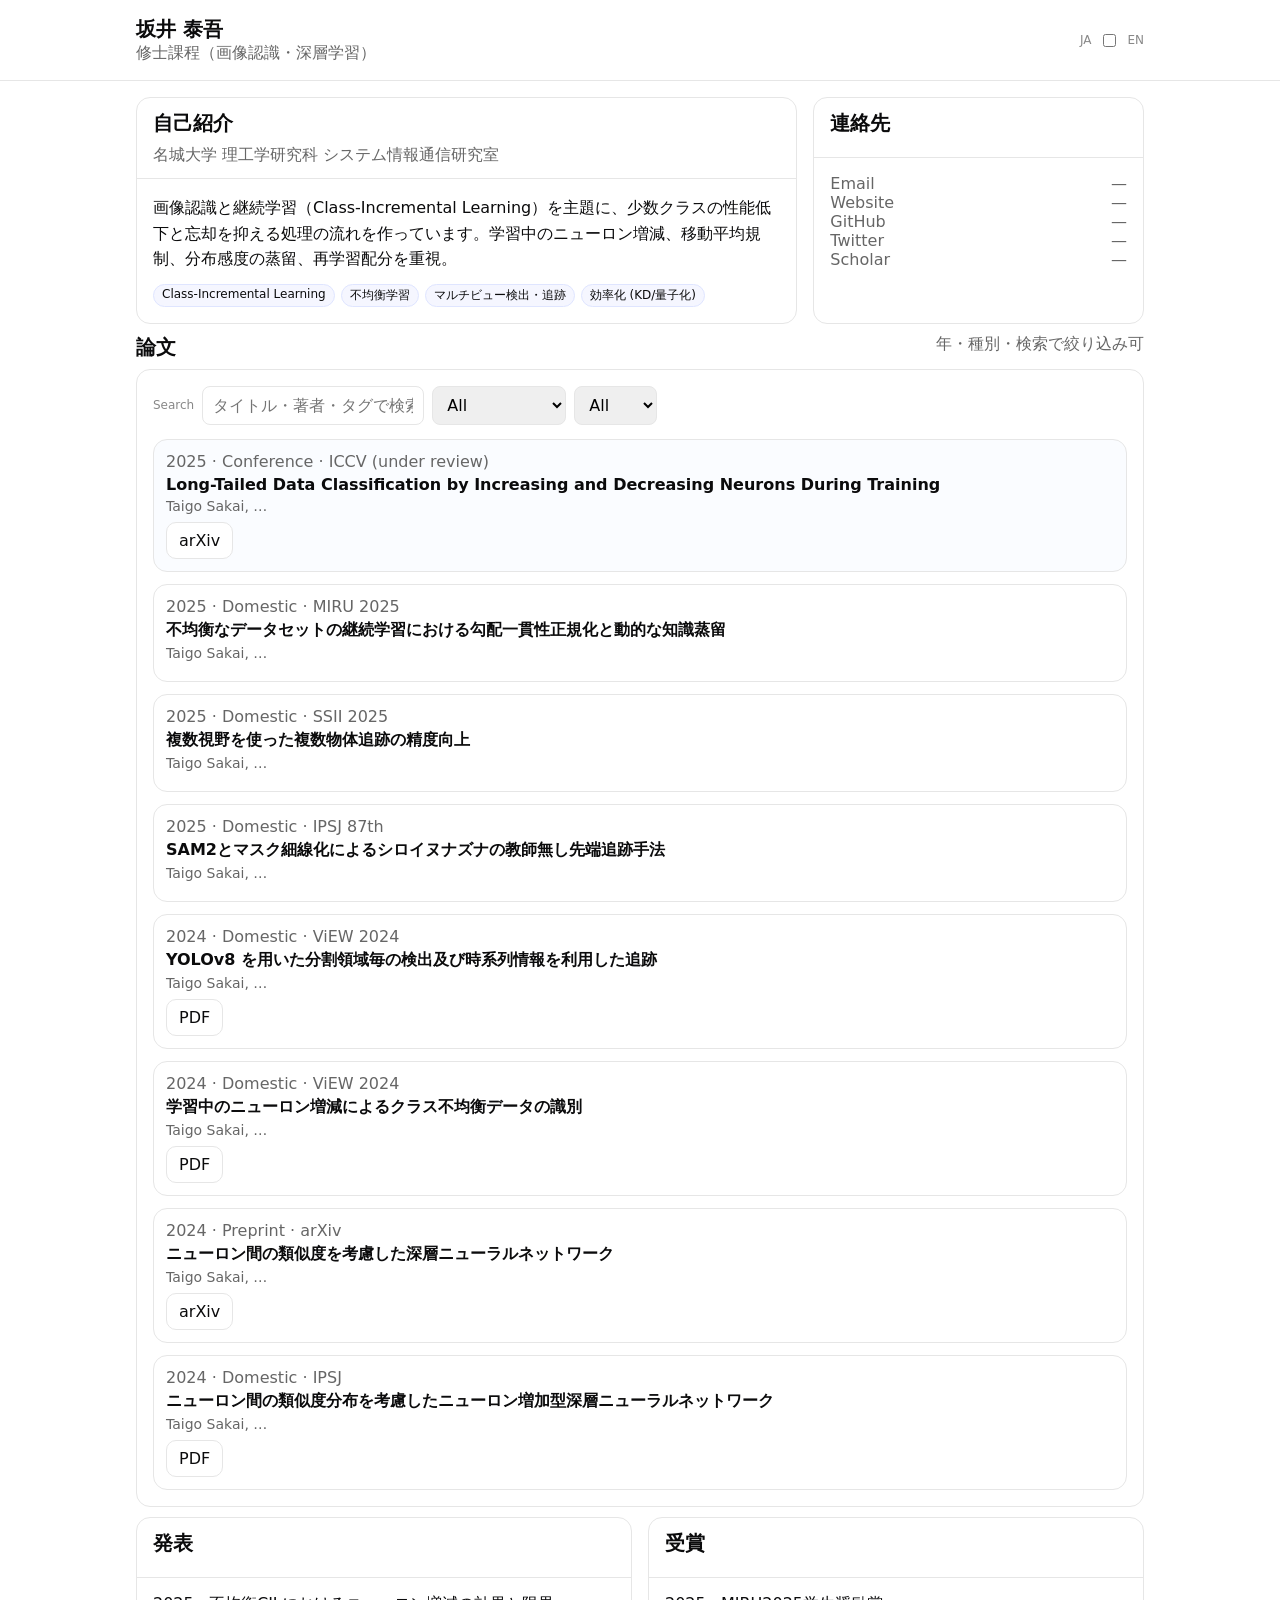
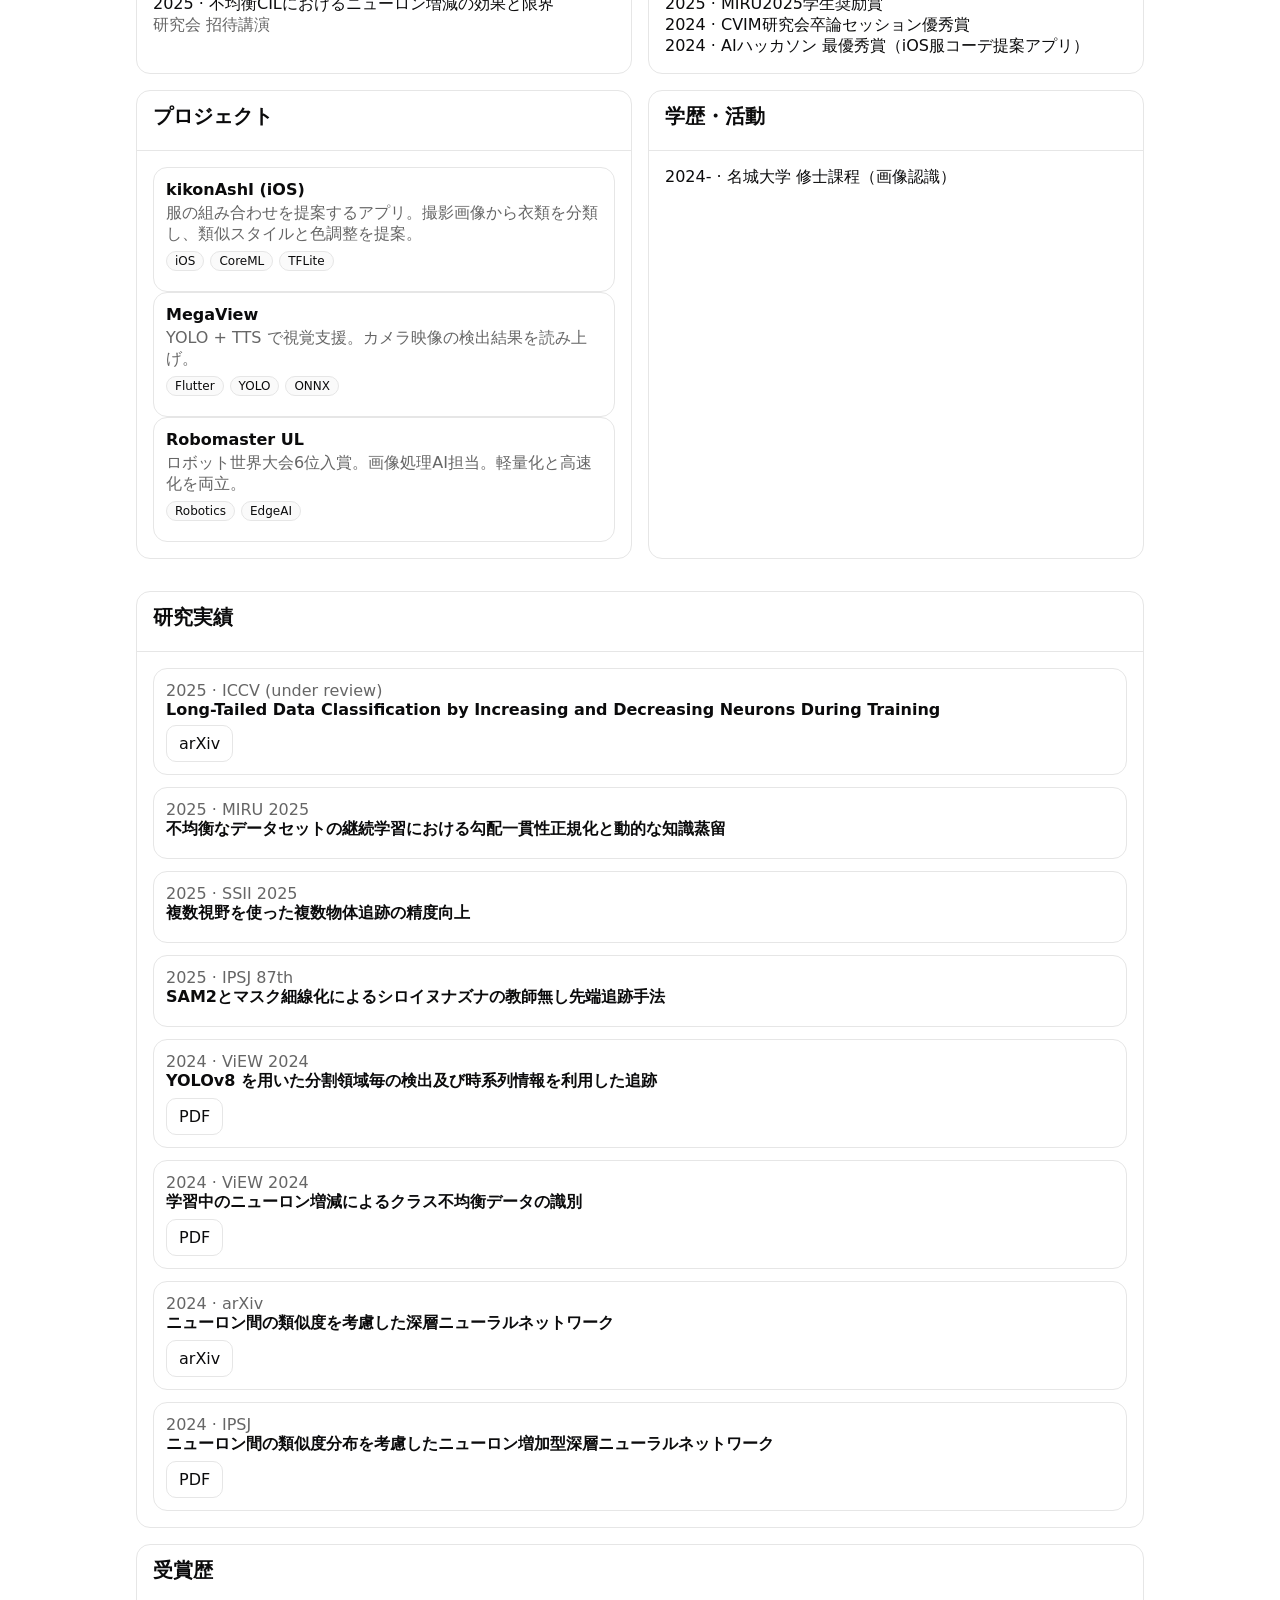
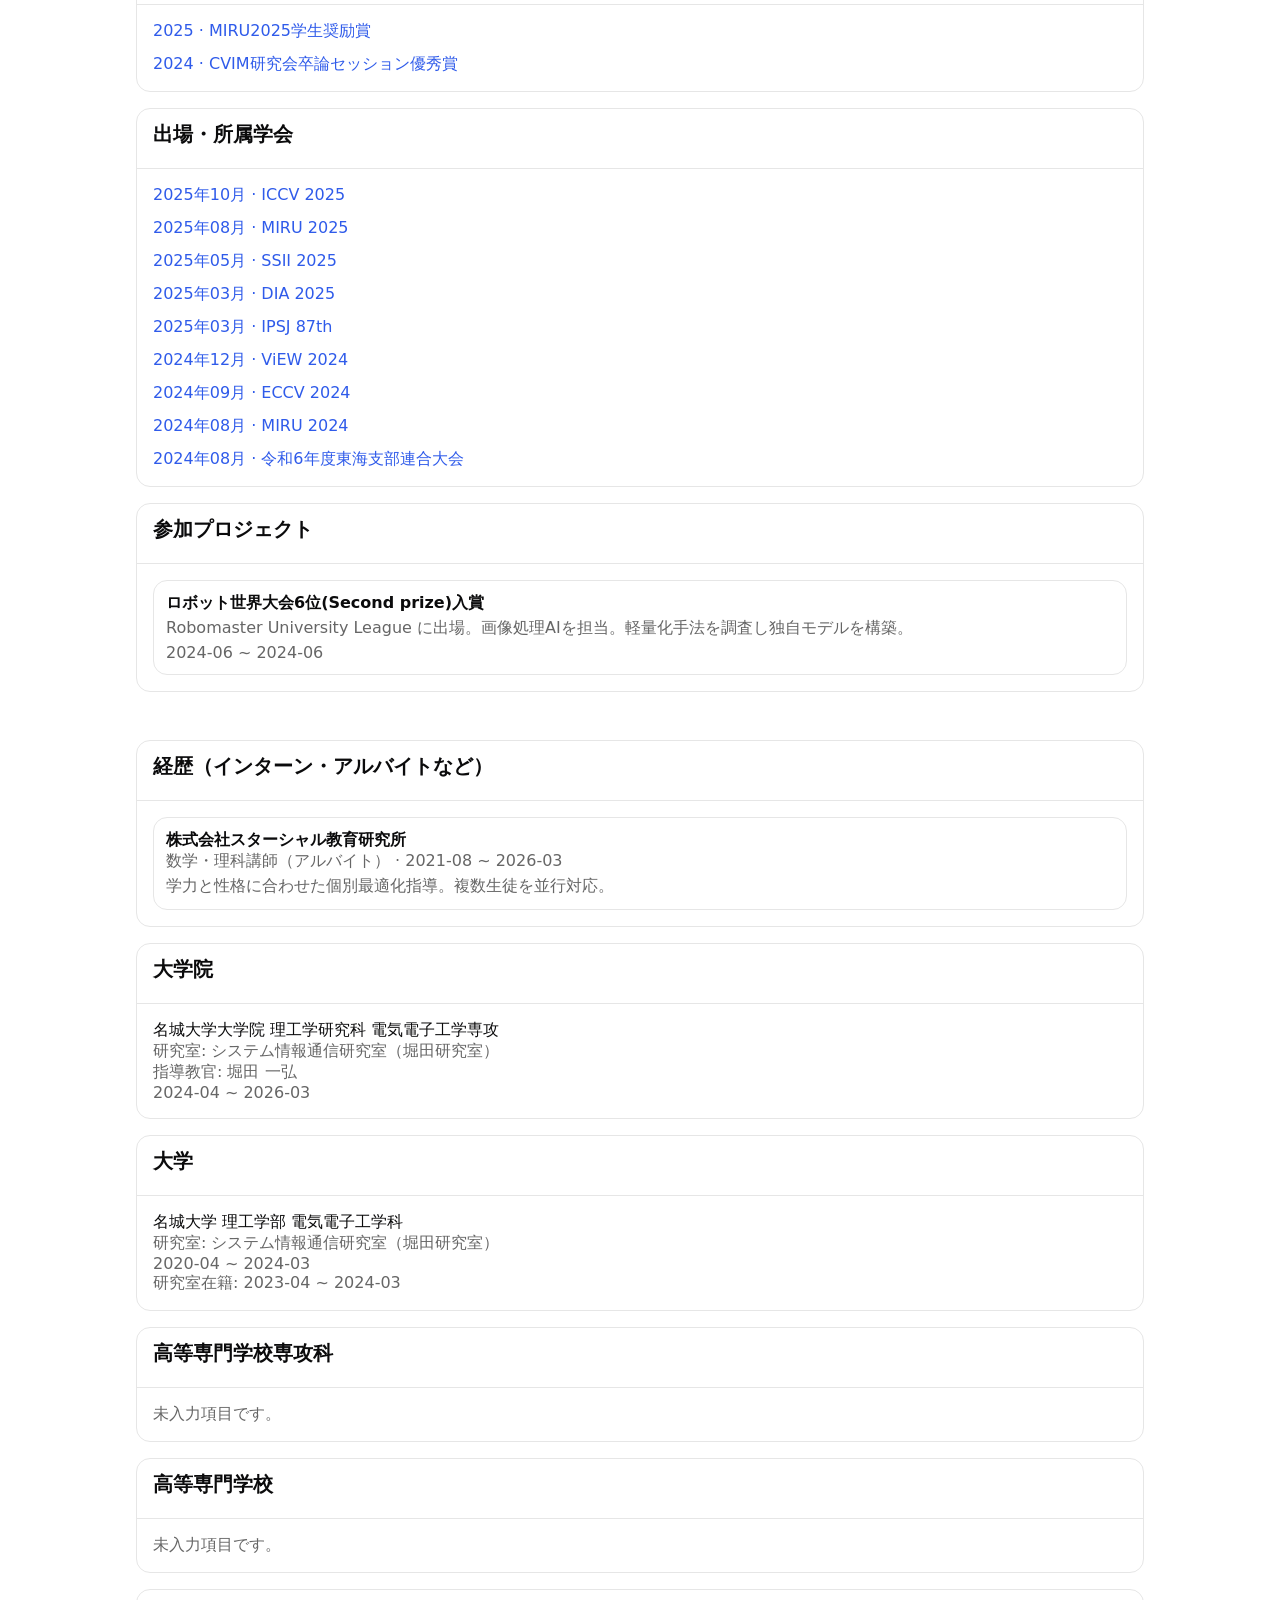
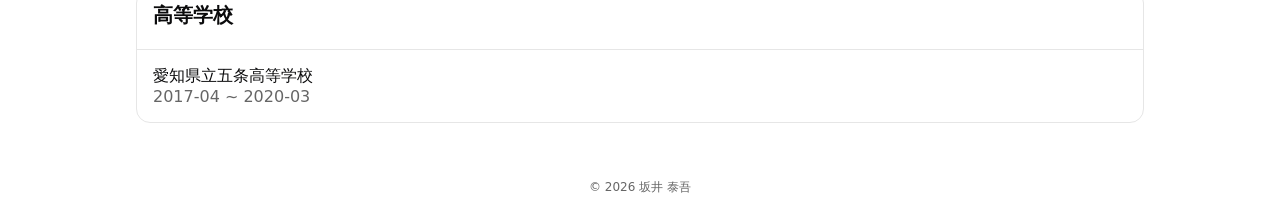
<file: portfolio.html>
<!doctype html>
<html lang="ja">
<head>
  <meta charset="utf-8"/>
  <meta name="viewport" content="width=device-width, initial-scale=1"/>
  <title>坂井 泰吾｜研究業績</title>
  <style>
    :root { --fg:#0b0b0c; --muted:#666; --bg:#ffffff; --line:#e6e6e6; --acc:#2f5bea; }
    *{box-sizing:border-box}
    body{margin:0;font-family:system-ui,-apple-system,Segoe UI,Roboto,Helvetica,Arial;color:var(--fg);background:var(--bg)}
    header.sticky{position:sticky;top:0;background:rgba(255,255,255,.9);backdrop-filter:blur(8px);border-bottom:1px solid var(--line);z-index:10}
    .container{max-width:1040px;margin:0 auto;padding:16px}
    .row{display:grid;grid-template-columns:1fr;gap:16px}
    @media(min-width:900px){.row.cols-3{grid-template-columns:2fr 1fr}.row.cols-2{grid-template-columns:1fr 1fr}}
    h1{font-size:20px;margin:0}h2{font-size:20px;margin:0 0 8px}h3{font-size:16px;margin:0 0 6px}
    p{margin:0 0 12px;line-height:1.6}.muted{color:var(--muted)}
    .card{border:1px solid var(--line);border-radius:14px;background:#fff}.card .hd{padding:12px 16px;border-bottom:1px solid var(--line)}.card .bd{padding:16px}
    .btn{display:inline-flex;align-items:center;gap:8px;padding:8px 12px;border-radius:10px;border:1px solid var(--line);background:#fff;cursor:pointer;font:inherit;text-decoration:none;color:inherit}
    .badge{display:inline-block;padding:2px 8px;border:1px solid var(--line);border-radius:999px;font-size:12px;background:#fafafa}
    .badge.soft{border-color:#dfe5ff;background:#f5f6ff}
    .grid{display:grid;gap:12px}.pub{border:1px solid var(--line);border-radius:14px;padding:12px}.pub.featured{background:#fafcff}
    .chips{display:flex;flex-wrap:wrap;gap:6px}.flex{display:flex;align-items:center;gap:8px}
    .space{height:10px}.inputs{display:flex;gap:8px;flex-wrap:wrap}
    input[type=text],select{padding:8px 10px;border-radius:8px;border:1px solid var(--line);font:inherit}
    a.link{color:var(--acc);text-decoration:none}a.link:hover{text-decoration:underline}
    footer{text-align:center;font-size:12px;color:var(--muted);padding:24px 0}
    .k{color:#888;font-size:12px}.rowline{display:flex;align-items:flex-start;justify-content:space-between;gap:10px}.right{display:flex;gap:6px;flex-wrap:wrap}
  </style>
</head>
<body>
  <header class="sticky">
    <div class="container" style="display:flex;align-items:center;justify-content:space-between;gap:12px;">
      <div class="flex" style="gap:12px">
        <img id="avatar" alt="profile" style="width:64px;height:64px;border-radius:50%;object-fit:cover;border:1px solid var(--line);background:#f3f3f3;display:none"/>
        <div>
          <h1 id="hdr_name"></h1>
          <div class="muted" id="hdr_title"></div>
        </div>
      </div>
      <div class="flex" style="gap:8px">
        <label class="k">JA</label>
        <input id="langSwitch" type="checkbox"/>
        <label class="k">EN</label>
      </div>
    </div>
  </header>

  <main class="container">
    <section class="row cols-3">
      <div class="card">
        <div class="hd"><h2 id="about_h"></h2><div class="muted" id="affil"></div></div>
        <div class="bd"><p id="intro"></p><div id="interests" class="chips"></div></div>
      </div>
      <div class="card">
        <div class="hd"><h2 id="contact_h"></h2></div>
        <div class="bd" id="contact"></div>
      </div>
    </section>

    <div class="space"></div>

    <section>
      <div class="rowline"><h2 id="pubs_h"></h2><div class="muted" id="hint_filter"></div></div>
      <div class="card"><div class="bd grid" style="gap:14px">
        <div class="inputs">
          <span class="k" style="align-self:center">Search</span>
          <input id="q" type="text" placeholder="タイトル・著者・タグで検索"/>
          <select id="typeSelect"></select>
          <select id="yearSelect"></select>
        </div>
        <div class="grid" id="pubs"></div>
      </div></div>
    </section>

    <div class="space"></div>

    <section class="row cols-2">
      <div class="card"><div class="hd"><h2 id="talks_h"></h2></div><div class="bd" id="talks"></div></div>
      <div class="card"><div class="hd"><h2 id="awards_h"></h2></div><div class="bd" id="awards"></div></div>
      <div class="card"><div class="hd"><h2 id="projects_h"></h2></div><div class="bd" id="projects"></div></div>
      <div class="card"><div class="hd"><h2 id="edu_h"></h2></div><div class="bd" id="edu"></div></div>
    </section>

    <section class="container" style="margin-top:16px;padding-left:0;padding-right:0">
      <div class="row">
        <div class="card"><div class="hd"><h2>研究実績</h2></div><div class="bd"><div id="ra_papers" class="grid"></div></div></div>
        <div class="card"><div class="hd"><h2>受賞歴</h2></div><div class="bd"><div id="ra_awards" class="grid"></div></div></div>
        <div class="card"><div class="hd"><h2>出場・所属学会</h2></div><div class="bd"><div id="ra_confs" class="grid"></div></div></div>
        <div class="card"><div class="hd"><h2>参加プロジェクト</h2></div><div class="bd"><div id="ra_projects" class="grid"></div></div></div>
      </div>
    </section>

    <section class="container" style="margin-top:16px;padding-left:0;padding-right:0">
      <div class="row">
        <div class="card"><div class="hd"><h2>経歴（インターン・アルバイトなど）</h2></div><div class="bd"><div id="cab_career" class="grid"></div></div></div>
        <div class="card"><div class="hd"><h2>大学院</h2></div><div class="bd" id="cab_grad"></div></div>
        <div class="card"><div class="hd"><h2>大学</h2></div><div class="bd" id="cab_univ"></div></div>
        <div class="card"><div class="hd"><h2>高等専門学校専攻科</h2></div><div class="bd" id="cab_kosen_adv"></div></div>
        <div class="card"><div class="hd"><h2>高等専門学校</h2></div><div class="bd" id="cab_kosen"></div></div>
        <div class="card"><div class="hd"><h2>高等学校</h2></div><div class="bd" id="cab_hs"></div></div>
      </div>
    </section>
  </main>

  <footer>© <span id="year"></span> <span id="name_foot"></span></footer>

  <script>
    // 1) データ
    const DATA = {
      langDefault: 'ja',
      person: { name_ja:'坂井 泰吾', name_en:'Taigo Sakai', title_ja:'修士課程（画像認識・深層学習）', title_en:'M.S. Student in Computer Vision & Deep Learning', affiliation_ja:'名城大学 理工学研究科 システム情報通信研究室', affiliation_en:'Meijo Univ., Graduate School of Science & Engineering', email:'', website:'', github:'', twitter:'', scholar:'', cv_pdf:'', avatar_url:'' },
      intro: { ja:'画像認識と継続学習（Class-Incremental Learning）を主題に、少数クラスの性能低下と忘却を抑える処理の流れを作っています。学習中のニューロン増減、移動平均規制、分布感度の蒸留、再学習配分を重視。', en:'I study computer vision and class-incremental learning, focusing on stabilizing minority-class performance and reducing forgetting via neuron growth/pruning, EMA-style regularization, distribution-aware distillation, and replay reallocation.' },
      interests:[{ja:'Class-Incremental Learning',en:'Class-Incremental Learning'},{ja:'不均衡学習',en:'Imbalanced Learning'},{ja:'マルチビュー検出・追跡',en:'Multi-View Detection & Tracking'},{ja:'効率化 (KD/量子化)',en:'Efficiency (KD/Quantization)'}],
      publications:[
        {id:'iccv2025-neurogrow',year:2025,type:'Conference',venue:'ICCV (under review)', title:{ja:'Long-Tailed Data Classification by Increasing and Decreasing Neurons During Training',en:'Long-Tailed Data Classification by Increasing and Decreasing Neurons During Training'}, authors:['Taigo Sakai','…'], links:{pdf:'',doi:'',code:'',project:'',arxiv:'https://arxiv.org/abs/2507.09940'}, tags:['long-tailed','neurogenesis','pruning','CIL'], bibtex:'', highlight:true},
        {id:'miru2025-gcr-dkd',year:2025,type:'Domestic',venue:'MIRU 2025', title:{ja:'不均衡なデータセットの継続学習における勾配一貫性正規化と動的な知識蒸留',en:'Gradient Consistency Regularization and Dynamic KD for Imbalanced CIL'}, authors:['Taigo Sakai','…'], links:{}, tags:['CIL','imbalance','distillation'], highlight:false},
        {id:'ssii2025-mv-mot',year:2025,type:'Domestic',venue:'SSII 2025', title:{ja:'複数視野を使った複数物体追跡の精度向上',en:'Improving Multi-Object Tracking with Multi-View'}, authors:['Taigo Sakai','…'], links:{}, tags:['tracking','multi-view'], highlight:false},
        {id:'ipsj2025-sam2-root',year:2025,type:'Domestic',venue:'IPSJ 87th', title:{ja:'SAM2とマスク細線化によるシロイヌナズナの教師無し先端追跡手法',en:'Unsupervised Root Tip Tracking with SAM2 and Skeletonization'}, authors:['Taigo Sakai','…'], links:{}, tags:['plant','tracking'], highlight:false},
        {id:'view2024-yolov8-ts',year:2024,type:'Domestic',venue:'ViEW 2024', title:{ja:'YOLOv8 を用いた分割領域毎の検出及び時系列情報を利用した追跡',en:'Temporal Tracking with YOLOv8'}, authors:['Taigo Sakai','…'], links:{pdf:'https://www.tc-iaip.org/view/2024/member/ViEW2024_ProceedingsV2.pdf'}, tags:['tracking','yolov8'], highlight:false},
        {id:'view2024-neurogrow-imb',year:2024,type:'Domestic',venue:'ViEW 2024', title:{ja:'学習中のニューロン増減によるクラス不均衡データの識別',en:'Class-imbalanced Classification with Neuron Growth'}, authors:['Taigo Sakai','…'], links:{pdf:'https://www.tc-iaip.org/view/2024/member/ViEW2024_ProceedingsV2.pdf'}, tags:['CIL','imbalance'], highlight:false},
        {id:'arxiv2024-neuron-sim',year:2024,type:'Preprint',venue:'arXiv', title:{ja:'ニューロン間の類似度を考慮した深層ニューラルネットワーク',en:'Growing Deep Neural Network Considering Neuron Similarity'}, authors:['Taigo Sakai','…'], links:{arxiv:'https://arxiv.org/abs/2408.13291'}, tags:['neurogenesis'], highlight:false},
        {id:'ipsj2024-neuron-sim',year:2024,type:'Domestic',venue:'IPSJ', title:{ja:'ニューロン間の類似度分布を考慮したニューロン増加型深層ニューラルネットワーク',en:'Neuron-growth DNN with Similarity Distribution'}, authors:['Taigo Sakai','…'], links:{pdf:'https://ipsj.ixsq.nii.ac.jp/ej/?action=pages_view_main&active_action=repository_view_main_item_detail&item_id=234155&item_no=1&page_id=13&block_id=8'}, tags:['neurogenesis'], highlight:false}
      ],
      talks:[{year:2025,title_ja:'不均衡CILにおけるニューロン増減の効果と限界',title_en:'Neuron Growth/Pruning in Imbalanced CIL: Effects and Limits',event_ja:'研究会 招待講演',event_en:'Workshop invited talk',slides:'',video:''}],
      awards:[{year:2025,title_ja:'MIRU2025学生奨励賞',title_en:'MIRU 2025 Student Encouragement Award',link:'https://cvim.ipsj.or.jp/MIRU2025/award.html#MIRU_Student_Excellent_Paper_Awards'},{year:2024,title_ja:'CVIM研究会卒論セッション優秀賞',title_en:'CVIM Outstanding Undergraduate Thesis Award',link:'https://cvim.ipsj.or.jp/index.php?id=award_winner'},{year:2024,title_ja:'AIハッカソン 最優秀賞（iOS服コーデ提案アプリ）',title_en:'AI Hackathon Grand Prize (iOS outfit app)'}],
      projects:[{name:'kikonAshI (iOS)',desc_ja:'服の組み合わせを提案するアプリ。撮影画像から衣類を分類し、類似スタイルと色調整を提案。',desc_en:'iOS app for outfit suggestions using on-device vision and similarity search.',links:{},badges:['iOS','CoreML','TFLite']},{name:'MegaView',desc_ja:'YOLO + TTS で視覚支援。カメラ映像の検出結果を読み上げ。',desc_en:'Real-time object detection with TTS for assistive vision.',links:{},badges:['Flutter','YOLO','ONNX']},{name:'Robomaster UL',desc_ja:'ロボット世界大会6位入賞。画像処理AI担当。軽量化と高速化を両立。',desc_en:'Robomaster UL: 6th, responsible for vision AI with efficiency focus.',links:{},badges:['Robotics','EdgeAI']}],
      services:[{year:'2024-',role_ja:'査読（国際WS）',role_en:'Reviewer (Intl. WS)',org:''}],
      educations:[{year:'2024-',what_ja:'名城大学 修士課程（画像認識）',what_en:'M.S., Meijo Univ.'}],
      research:{
        awards:[{year:2025,label_ja:'MIRU2025学生奨励賞',label_en:'MIRU 2025 Student Encouragement Award',href:'https://cvim.ipsj.or.jp/MIRU2025/award.html#MIRU_Student_Excellent_Paper_Awards'},{year:2024,label_ja:'CVIM研究会卒論セッション優秀賞',label_en:'CVIM Outstanding Undergraduate Thesis Award',href:'https://cvim.ipsj.or.jp/index.php?id=award_winner'}],
        conferences:[{year:2025,month:'10',label:'ICCV 2025',href:'https://iccv.thecvf.com/'},{year:2025,month:'08',label:'MIRU 2025',href:'https://cvim.ipsj.or.jp/MIRU2025/'},{year:2025,month:'05',label:'SSII 2025',href:'https://pub.confit.atlas.jp/ja/event/ssii2025'},{year:2025,month:'03',label:'DIA 2025',href:'https://www.tc-iaip.org/dia/2025/'},{year:2025,month:'03',label:'IPSJ 87th',href:'https://www.ipsj.or.jp/event/taikai/87/'},{year:2024,month:'12',label:'ViEW 2024',href:'https://www.tc-iaip.org/view/2024/'},{year:2024,month:'09',label:'ECCV 2024',href:'https://eccv.ecva.net/'},{year:2024,month:'08',label:'MIRU 2024',href:'https://miru-committee.github.io/miru2024/'},{year:2024,month:'08',label:'令和6年度東海支部連合大会',href:'https://www.tokai-rengo.jp/'}],
        projects:[{title_ja:'ロボット世界大会6位(Second prize)入賞',title_en:'Robomaster UL: 6th (Second prize)',period:'2024-06 ~ 2024-06',detail_ja:'Robomaster University League に出場。画像処理AIを担当。軽量化手法を調査し独自モデルを構築。',detail_en:'Joined Robomaster UL; built efficient on-board vision AI.',href:''}]
      },
      career:[{org:'株式会社スターシャル教育研究所',role_ja:'数学・理科講師（アルバイト）',role_en:'Math/Science Tutor (part-time)',period:'2021-08 ~ 2026-03',detail_ja:'学力と性格に合わせた個別最適化指導。複数生徒を並行対応。',detail_en:'Personalized instruction; managed multiple students.'}],
      school:{grad:{school_ja:'名城大学大学院 理工学研究科 電気電子工学専攻',school_en:'Meijo Univ. Grad. School, EE',lab_ja:'システム情報通信研究室（堀田研究室）',lab_en:'Systems & Information Comm. (Hotta Lab)',advisor_ja:'堀田 一弘',advisor_en:'Kazuhiro Hotta',period:'2024-04 ~ 2026-03'}, univ:{school_ja:'名城大学 理工学部 電気電子工学科',school_en:'Meijo Univ., EE',lab_ja:'システム情報通信研究室（堀田研究室）',lab_en:'Hotta Lab',period:'2020-04 ~ 2024-03',period_lab:'2023-04 ~ 2024-03'}, kosen_adv:null, kosen:null, hs:{school_ja:'愛知県立五条高等学校',school_en:'Aichi Pref. Gojo HS',period:'2017-04 ~ 2020-03'}}
    };

    // 2) 最小ヘルパ
    let lang = DATA.langDefault || 'ja';
    const t = (ja,en)=> (lang==='ja'? ja: en);
    const el=(tag,attrs={},children=[])=>{const d=document.createElement(tag);for(const k in attrs){if(k==='class')d.className=attrs[k];else if(k==='style')d.setAttribute('style',attrs[k]);else d.setAttribute(k,attrs[k]);}children.forEach(c=>d.appendChild(c.nodeType?c:document.createTextNode(c)));return d};
    const setText=(id,txt)=>{const n=document.getElementById(id);if(n)n.textContent=txt};
    const linkBtn=(href,label)=>{if(!href)return document.createTextNode('');return el('a',{class:'btn',href,target:'_blank',rel:'noreferrer'},[label])};

    // 3) レンダ
    function uniqueYears(pub){return ['All',...Array.from(new Set(pub.map(p=>p.year))).sort((a,b)=>b-a).map(String)]}
    function types(pub){return ['All',...Array.from(new Set(pub.map(p=>p.type)))]}

    function renderTop(){
      setText('hdr_name',t(DATA.person.name_ja,DATA.person.name_en));
      setText('hdr_title',t(DATA.person.title_ja,DATA.person.title_en));
      const av=document.getElementById('avatar');if(DATA.person.avatar_url){av.src=DATA.person.avatar_url;av.style.display='block'}
      setText('about_h',t('自己紹介','About')); setText('contact_h',t('連絡先','Contact')); setText('pubs_h',t('論文','Publications')); setText('hint_filter',t('年・種別・検索で絞り込み可','Filter by year/type/search')); setText('talks_h',t('発表','Talks')); setText('awards_h',t('受賞','Awards')); setText('projects_h',t('プロジェクト','Projects')); setText('edu_h',t('学歴・活動','Education & Service')); setText('affil',t(DATA.person.affiliation_ja,DATA.person.affiliation_en)); setText('intro',t(DATA.intro.ja,DATA.intro.en));
      setText('name_foot',DATA.person.name_ja); document.getElementById('year').textContent=String(new Date().getFullYear());
      const ints=document.getElementById('interests');ints.innerHTML='';DATA.interests.forEach(it=>ints.appendChild(el('span',{class:'badge soft'},[t(it.ja,it.en)])));
      const c=document.getElementById('contact');c.innerHTML='';const kv=[['Email',DATA.person.email?'mailto:'+DATA.person.email:''],['Website',DATA.person.website],['GitHub',DATA.person.github],['Twitter',DATA.person.twitter],['Scholar',DATA.person.scholar]];kv.forEach(([k,v])=>c.appendChild(el('div',{class:'rowline'},[el('div',{class:'muted'},[k]),v?el('a',{class:'link',href:v,target:'_blank',rel:'noreferrer'},[v]):el('span',{class:'muted'},['—'])]))); if(DATA.person.cv_pdf){c.appendChild(el('div',{class:'space'},[]));c.appendChild(el('a',{class:'btn',href:DATA.person.cv_pdf,target:'_blank',rel:'noreferrer'},[t('CVを開く','Open CV')]))}
    }

    function renderPubs(){
      const q=document.getElementById('q').value.trim().toLowerCase(); const typeSel=document.getElementById('typeSelect').value; const yearSel=document.getElementById('yearSelect').value;
      const list=DATA.publications.filter(p=>typeSel==='All'||p.type===typeSel).filter(p=>yearSel==='All'||String(p.year)===yearSel).filter(p=>{if(!q)return true;const hay=[p.title.ja,p.title.en,p.venue,(p.tags||[]).join(' '),(p.authors||[]).join(' ')].join(' ').toLowerCase();return hay.includes(q)}).sort((a,b)=>(b.highlight?1:0)-(a.highlight?1:0)||b.year-a.year);
      const root=document.getElementById('pubs');root.innerHTML=''; if(!list.length){root.appendChild(el('div',{class:'muted'},[t('該当なし。条件を緩めてください。','No results. Relax filters.')]));return}
      list.forEach(p=>{const box=el('div',{class:'pub'+(p.highlight?' featured':'')},[]); box.appendChild(el('div',{class:'muted'},[`${p.year} · ${p.type} · ${p.venue}`])); box.appendChild(el('div',{style:'font-weight:600;margin-top:4px;'},[t(p.title.ja,p.title.en)])); box.appendChild(el('div',{class:'muted',style:'margin-top:4px;font-size:14px;'},[(p.authors||[]).join(', ')])); const right=el('div',{class:'right',style:'margin-top:8px;'},[]); const L=p.links||{}; if(L.pdf)right.appendChild(linkBtn(L.pdf,'PDF')); if(L.arxiv)right.appendChild(linkBtn(L.arxiv,'arXiv')); if(L.doi)right.appendChild(linkBtn('https://doi.org/'+L.doi,'DOI')); if(L.code)right.appendChild(linkBtn(L.code,'Code')); if(L.project)right.appendChild(linkBtn(L.project,'Project')); box.appendChild(right); root.appendChild(box)});
    }

    function renderTalks(){const root=document.getElementById('talks');root.innerHTML=''; if(!DATA.talks.length){root.appendChild(el('div',{class:'muted'},[t('まだありません。更新予定。','Nothing yet.')]));return} DATA.talks.forEach(tk=>{root.appendChild(el('div',{class:'rowline'},[el('div',{},[`${tk.year} · ${t(tk.title_ja,tk.title_en)}`,el('div',{class:'muted'},[t(tk.event_ja,tk.event_en)])]),el('div',{class:'right'},[linkBtn(tk.slides,'SLIDES'),linkBtn(tk.video,'VIDEO')])]))})}
    function renderAwards(){const root=document.getElementById('awards');root.innerHTML=''; if(!DATA.awards.length){root.appendChild(el('div',{class:'muted'},[t('まだありません。更新予定。','Nothing yet.')]));return} DATA.awards.forEach(a=>root.appendChild(el('div',{class:'rowline'},[el('div',{},[`${a.year} · ${t(a.title_ja,a.title_en)}`])])))}
    function renderProjects(){const root=document.getElementById('projects');root.innerHTML=''; if(!DATA.projects.length){root.appendChild(el('div',{class:'muted'},[t('まだありません。更新予定。','Nothing yet.')]));return} DATA.projects.forEach(pr=>{const box=el('div',{class:'pub'},[]); box.appendChild(el('div',{style:'font-weight:600;'},[pr.name])); box.appendChild(el('div',{class:'muted',style:'margin-top:4px;'},[t(pr.desc_ja,pr.desc_en)])); const chips=el('div',{class:'chips',style:'margin-top:6px;'},[]); (pr.badges||[]).forEach(tag=>chips.appendChild(el('span',{class:'badge'},[tag]))); box.appendChild(chips); const right=el('div',{class:'right',style:'margin-top:8px;'},[]); Object.entries(pr.links||{}).forEach(([k,v])=>{if(v)right.appendChild(linkBtn(v,k.toUpperCase()))}); box.appendChild(right); root.appendChild(box)})}
    function renderEdu(){const root=document.getElementById('edu');root.innerHTML=''; DATA.educations.forEach(ed=>root.appendChild(el('div',{class:'rowline'},[el('div',{},[`${ed.year} · ${t(ed.what_ja,ed.what_en)}`])])))}

    function renderResearch(){
      const q=document.getElementById('q').value.trim().toLowerCase();
      const papers=DATA.publications.filter(p=>{if(!q)return true;const hay=[p.title.ja,p.title.en,p.venue,(p.tags||[]).join(' '),(p.authors||[]).join(' ')].join(' ').toLowerCase();return hay.includes(q)}).sort((a,b)=>b.year-a.year);
      const rp=document.getElementById('ra_papers');rp.innerHTML=''; papers.forEach(p=>{const box=el('div',{class:'pub'},[]); box.appendChild(el('div',{class:'muted'},[`${p.year} · ${p.venue}`])); box.appendChild(el('div',{style:'font-weight:600;'},[t(p.title.ja,p.title.en)])); const right=el('div',{class:'right',style:'margin-top:6px;'},[]); const L=p.links||{}; if(L.arxiv)right.appendChild(linkBtn(L.arxiv,'arXiv')); if(L.pdf)right.appendChild(linkBtn(L.pdf,'PDF')); if(L.doi)right.appendChild(linkBtn('https://doi.org/'+L.doi,'DOI')); box.appendChild(right); rp.appendChild(box)});
      const ra=document.getElementById('ra_awards');ra.innerHTML=''; DATA.research.awards.filter(a=>{if(!q)return true;return (a.label_ja+a.label_en).toLowerCase().includes(q)}).sort((a,b)=>b.year-a.year).forEach(a=>{ra.appendChild(el('div',{class:'rowline'},[el('a',{class:'link',href:a.href,target:'_blank',rel:'noreferrer'},[`${a.year} · ${t(a.label_ja,a.label_en)}`])]))});
      const rc=document.getElementById('ra_confs');rc.innerHTML=''; DATA.research.conferences.filter(c=>{if(!q)return true;return c.label.toLowerCase().includes(q)}).sort((a,b)=>b.year-a.year||b.month.localeCompare(a.month)).forEach(c=>{rc.appendChild(el('div',{class:'rowline'},[el('a',{class:'link',href:c.href,target:'_blank',rel:'noreferrer'},[`${c.year}年${c.month}月 · ${c.label}`])]))});
      const rpj=document.getElementById('ra_projects');rpj.innerHTML=''; DATA.research.projects.filter(p=>{if(!q)return true;return (p.title_ja+p.title_en+p.detail_ja+p.detail_en).toLowerCase().includes(q)}).forEach(p=>{const box=el('div',{class:'pub'},[]); box.appendChild(el('div',{style:'font-weight:600;'},[t(p.title_ja,p.title_en)])); box.appendChild(el('div',{class:'muted',style:'margin-top:4px;'},[t(p.detail_ja,p.detail_en)])); box.appendChild(el('div',{class:'muted',style:'margin-top:4px;'},[p.period])); if(p.href)box.appendChild(el('div',{class:'right',style:'margin-top:6px;'},[linkBtn(p.href,'LINK')])); rpj.appendChild(box)});
    }

    function renderCareerAcademic(){
      const q=document.getElementById('q').value.trim().toLowerCase();
      const cc=document.getElementById('cab_career');cc.innerHTML=''; DATA.career.filter(x=>{if(!q)return true;return (x.org+x.role_ja+x.role_en+x.detail_ja+x.detail_en).toLowerCase().includes(q)}).forEach(x=>{const box=el('div',{class:'pub'},[]); box.appendChild(el('div',{style:'font-weight:600;'},[x.org])); box.appendChild(el('div',{class:'muted'},[`${t(x.role_ja,x.role_en)} · ${x.period}`])); box.appendChild(el('div',{class:'muted',style:'margin-top:4px;'},[t(x.detail_ja,x.detail_en)])); cc.appendChild(box)});
      const g=DATA.school.grad,u=DATA.school.univ,adv=DATA.school.kosen_adv,ks=DATA.school.kosen,hs=DATA.school.hs;
      const grad=document.getElementById('cab_grad');grad.innerHTML=''; if(g){grad.appendChild(el('div',{},[t(g.school_ja,g.school_en)]));grad.appendChild(el('div',{class:'muted'},[`${t('研究室','Lab')}: ${t(g.lab_ja,g.lab_en)}`]));grad.appendChild(el('div',{class:'muted'},[`${t('指導教官','Advisor')}: ${t(g.advisor_ja,g.advisor_en)}`]));grad.appendChild(el('div',{class:'muted'},[g.period]))} else {grad.appendChild(el('div',{class:'muted'},[t('未入力項目です。','No entry.')]))}
      const univ=document.getElementById('cab_univ');univ.innerHTML=''; if(u){univ.appendChild(el('div',{},[t(u.school_ja,u.school_en)]));univ.appendChild(el('div',{class:'muted'},[`${t('研究室','Lab')}: ${t(u.lab_ja,u.lab_en)}`]));univ.appendChild(el('div',{class:'muted'},[u.period])); if(u.period_lab)univ.appendChild(el('div',{class:'muted'},[`${t('研究室在籍','In lab')}: ${u.period_lab}`]))} else {univ.appendChild(el('div',{class:'muted'},[t('未入力項目です。','No entry.')]))}
      const advc=document.getElementById('cab_kosen_adv');advc.innerHTML=''; if(!adv){advc.appendChild(el('div',{class:'muted'},[t('未入力項目です。','No entry.')]))}
      const ksc=document.getElementById('cab_kosen');ksc.innerHTML=''; if(!ks){ksc.appendChild(el('div',{class:'muted'},[t('未入力項目です。','No entry.')]))}
      const hsc=document.getElementById('cab_hs');hsc.innerHTML=''; if(hs){hsc.appendChild(el('div',{},[t(hs.school_ja,hs.school_en)]));hsc.appendChild(el('div',{class:'muted'},[hs.period]))}
    }

    function renderFilters(){
      const ty=document.getElementById('typeSelect');const yr=document.getElementById('yearSelect');
      const ys=uniqueYears(DATA.publications),ts=types(DATA.publications);
      ty.innerHTML=''; ts.forEach(v=>ty.appendChild(el('option',{value:v},[v])));
      yr.innerHTML=''; ys.forEach(v=>yr.appendChild(el('option',{value:v},[v])));
    }

    function renderAll(){renderTop();renderFilters();renderPubs();renderTalks();renderAwards();renderProjects();renderEdu();renderResearch();renderCareerAcademic()}

    document.addEventListener('DOMContentLoaded',()=>{
      document.getElementById('langSwitch').checked=(lang==='en');
      document.getElementById('langSwitch').addEventListener('change',e=>{lang=e.target.checked?'en':'ja';renderAll()});
      ['q','typeSelect','yearSelect'].forEach(id=>document.getElementById(id).addEventListener('input',()=>{renderPubs();renderResearch();renderCareerAcademic()}));
      renderAll();
      // 簡易セルフチェック（consoleのみ）
      try{console.assert(Array.isArray(DATA.publications)&&DATA.publications.length>0,'no publications');console.assert(document.querySelector('#pubs')!=null,'pubs mount');}catch(e){console.error(e)}
    });
  </script>
</body>
</html>
</file>
